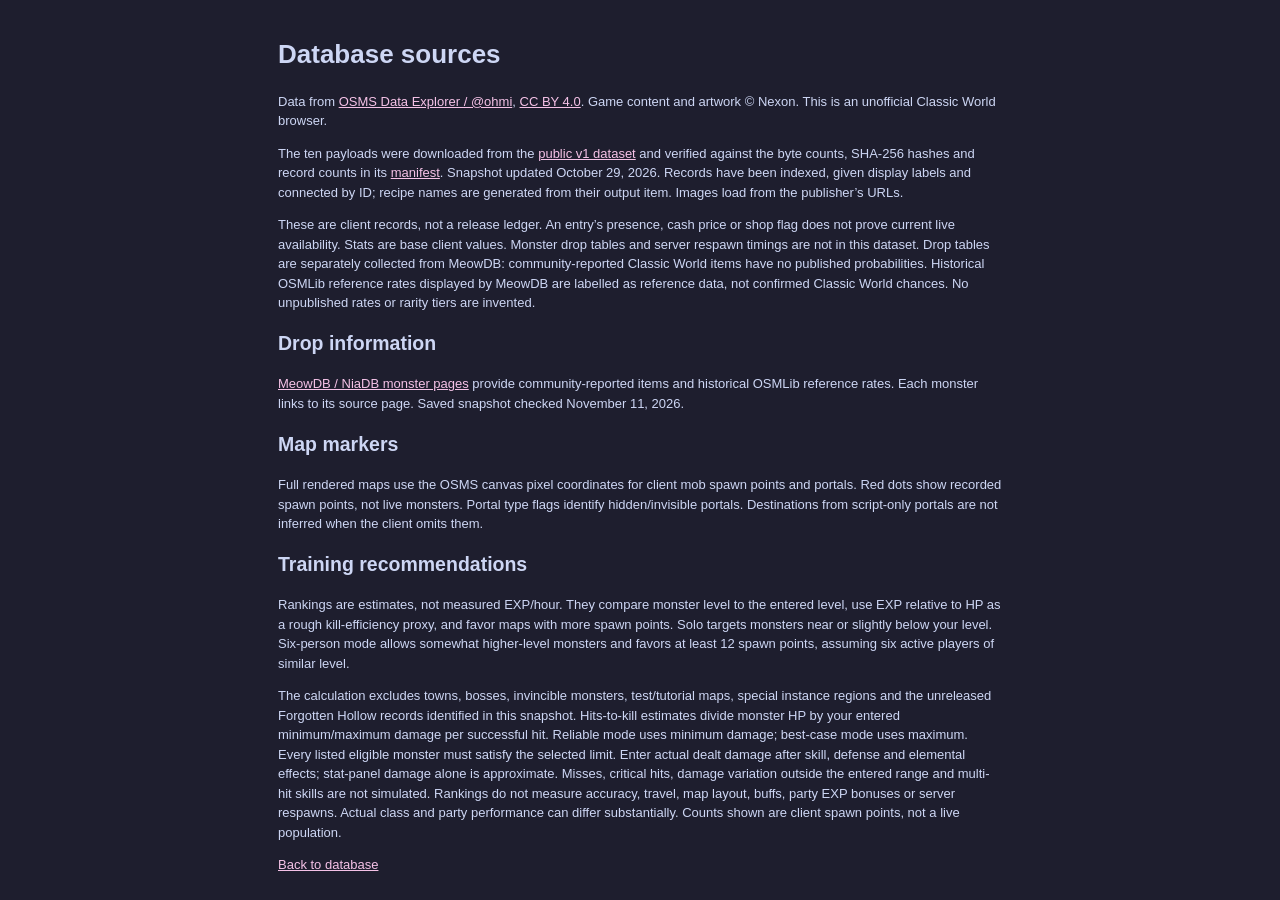
<file: database-sources.html>
<!doctype html><html lang="en"><meta charset="utf-8"><meta name="viewport" content="width=device-width,initial-scale=1"><title>Database sources</title><link rel="stylesheet" href="theme-palette.css?v=20261106-accents1"><link rel="stylesheet" href="translator.css"><script src="theme.js?v=20261106-accents1"></script><main><h1>Database sources</h1><p>Data from <a href="https://osmsdataexplorer.com">OSMS Data Explorer / @ohmi</a>, <a href="https://creativecommons.org/licenses/by/4.0/">CC BY 4.0</a>. Game content and artwork © Nexon. This is an unofficial Classic World browser.</p><p>The ten payloads were downloaded from the <a href="https://osmsdataexplorer.com/data/api/v1/README.md">public v1 dataset</a> and verified against the byte counts, SHA-256 hashes and record counts in its <a href="db-meta.json">manifest</a>. Snapshot updated October 29, 2026. Records have been indexed, given display labels and connected by ID; recipe names are generated from their output item. Images load from the publisher’s URLs.</p><p>These are client records, not a release ledger. An entry’s presence, cash price or shop flag does not prove current live availability. Stats are base client values. Monster drop tables and server respawn timings are not in this dataset. Drop tables are separately collected from MeowDB: community-reported Classic World items have no published probabilities. Historical OSMLib reference rates displayed by MeowDB are labelled as reference data, not confirmed Classic World chances. No unpublished rates or rarity tiers are invented.</p><h2>Drop information</h2><p><a href="https://meowdb.com/msclassic/monsters" target="_blank" rel="noopener">MeowDB / NiaDB monster pages</a> provide community-reported items and historical OSMLib reference rates. Each monster links to its source page. Saved snapshot checked November 11, 2026.</p><h2>Map markers</h2><p>Full rendered maps use the OSMS canvas pixel coordinates for client mob spawn points and portals. Red dots show recorded spawn points, not live monsters. Portal type flags identify hidden/invisible portals. Destinations from script-only portals are not inferred when the client omits them.</p><h2>Training recommendations</h2><p>Rankings are estimates, not measured EXP/hour. They compare monster level to the entered level, use EXP relative to HP as a rough kill-efficiency proxy, and favor maps with more spawn points. Solo targets monsters near or slightly below your level. Six-person mode allows somewhat higher-level monsters and favors at least 12 spawn points, assuming six active players of similar level.</p><p>The calculation excludes towns, bosses, invincible monsters, test/tutorial maps, special instance regions and the unreleased Forgotten Hollow records identified in this snapshot. Hits-to-kill estimates divide monster HP by your entered minimum/maximum damage per successful hit. Reliable mode uses minimum damage; best-case mode uses maximum. Every listed eligible monster must satisfy the selected limit. Enter actual dealt damage after skill, defense and elemental effects; stat-panel damage alone is approximate. Misses, critical hits, damage variation outside the entered range and multi-hit skills are not simulated. Rankings do not measure accuracy, travel, map layout, buffs, party EXP bonuses or server respawns. Actual class and party performance can differ substantially. Counts shown are client spawn points, not a live population.</p><a href="database.html">Back to database</a></main></html>
</file>
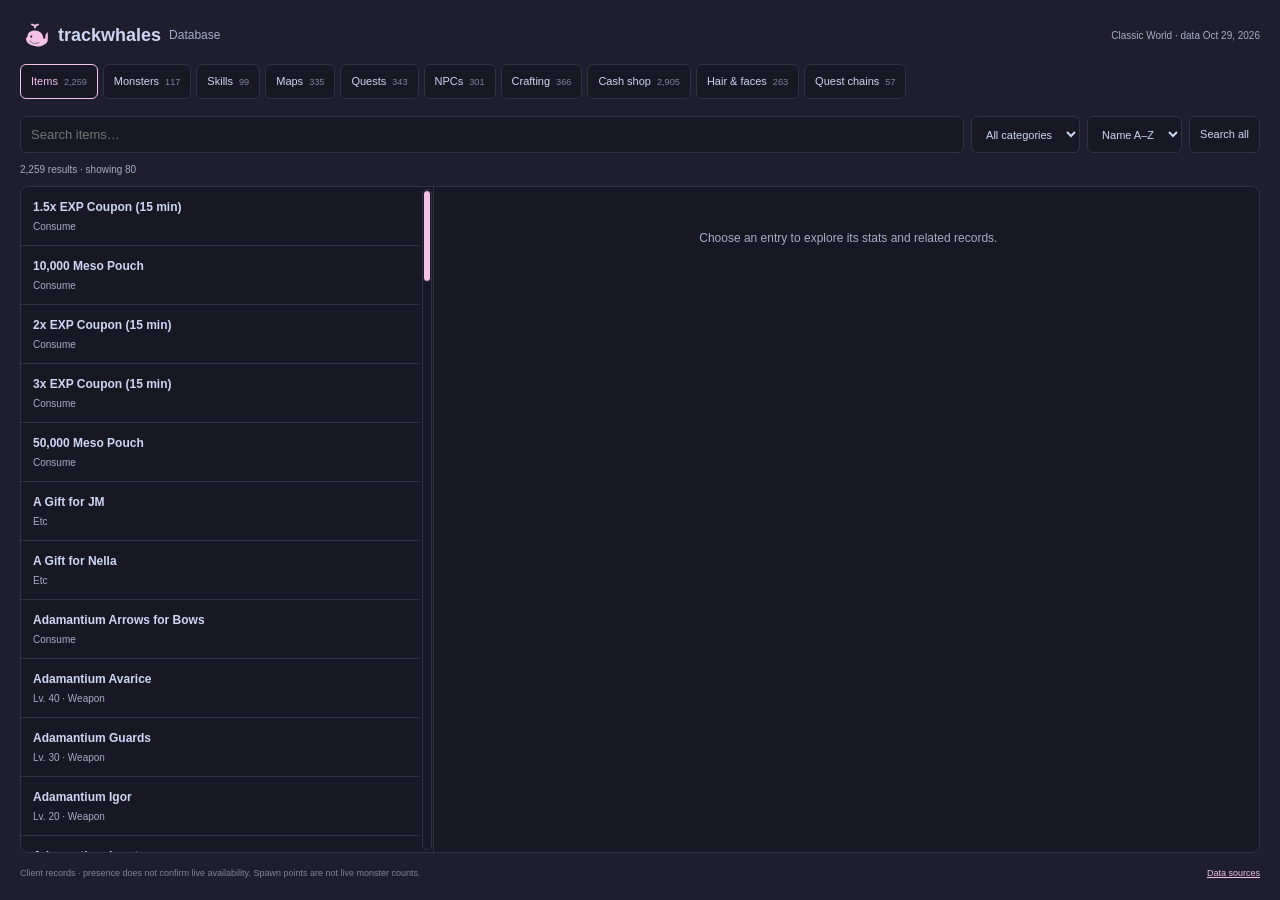
<file: database.html>
<!doctype html><html lang="en"><head><meta charset="utf-8"><meta name="viewport" content="width=device-width,initial-scale=1"><title>trackwhales · Database</title><link rel="icon" href="favicon.svg"><link rel="stylesheet" href="theme-palette.css?v=20261106-accents1"><link rel="stylesheet" href="database.css?v=20261106-scrollbar2"><script src="theme.js?v=20261106-accents1"></script><script src="database-core.js?v=20261111-training1"></script><script defer src="database.js?v=20261112-fit1"></script><script defer src="database-scrollbars.js?v=20261106-1"></script><link rel="stylesheet" href="mob-drops.css?v=20261111-1"><script src="mob-drops.js?v=20261111-1"></script><link rel="stylesheet" href="map-preview.css?v=20261112-fit1"><script src="map-preview.js?v=20261112-fit1"></script></head><body><main>
<header><a href="./" class="brand" target="_blank"><img src="favicon.svg" alt="">trackwhales <span>Database</span></a><span id="snapshot">Loading database…</span></header>
<nav id="categories" aria-label="Database categories"></nav>
<section class="browser"><div class="filters"><input id="search" type="search" placeholder="Search items…" aria-label="Search database"><select id="group" aria-label="Category filter"><option value="">All categories</option></select><select id="sort" aria-label="Sort results"><option value="name">Name A–Z</option><option value="level">Level ↑</option><option value="level-desc">Level ↓</option><option value="id">ID</option></select><button id="searchAll">Search all</button></div><div id="status" role="status">Loading…</div><div class="workspace"><section class="results" aria-label="Search results"><div id="results"></div><button id="more" hidden>Show more</button></section><section id="details" aria-label="Entry details"><div class="empty">Choose an entry to explore its stats and related records.</div></section></div></section>
<footer><span>Client records · presence does not confirm live availability. Spawn points are not live monster counts.</span><a href="database-sources.html" target="_blank" rel="noopener">Data sources</a></footer>
</main></body></html>
</file>
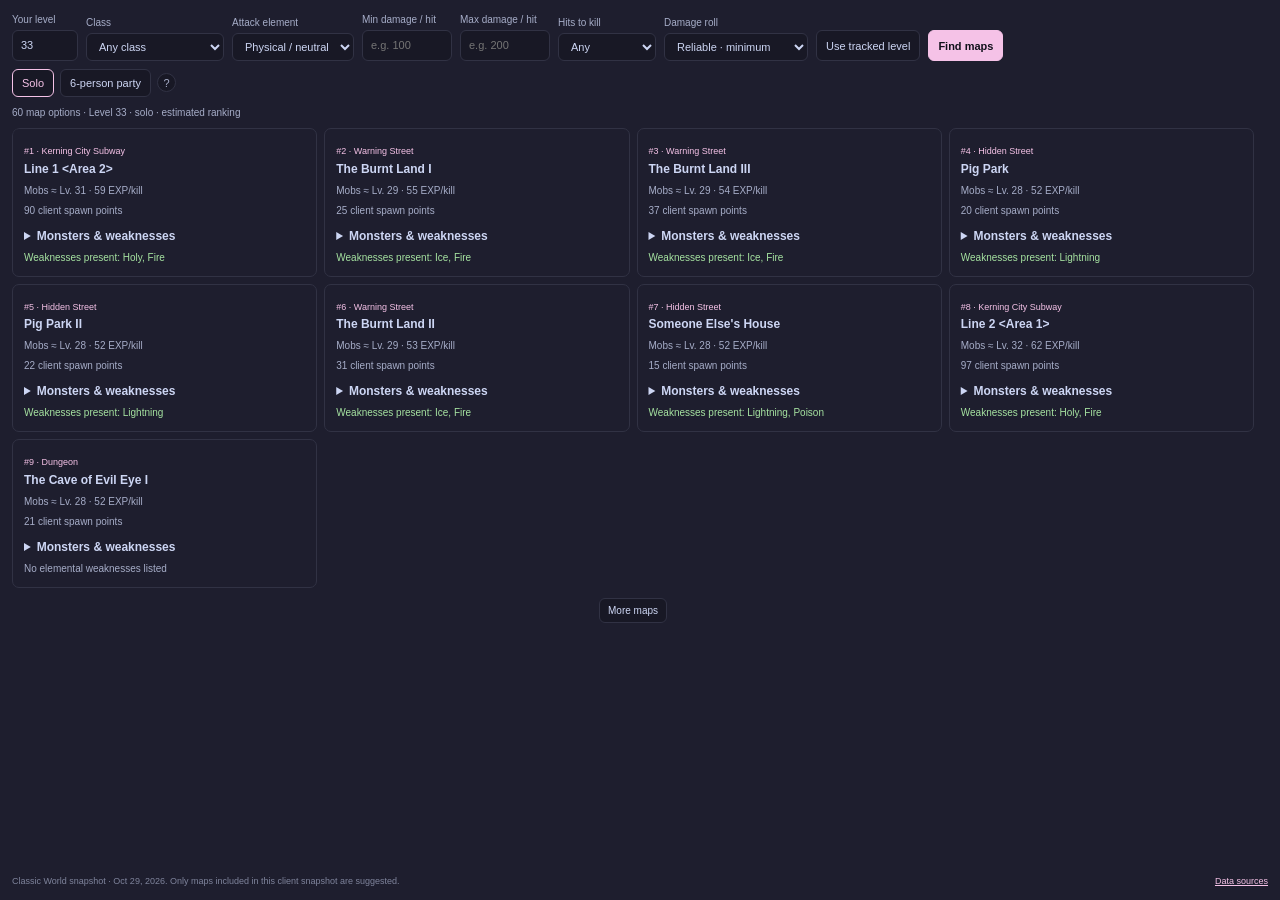
<file: training.html>
<!doctype html><html lang="en"><head><meta charset="utf-8"><meta name="viewport" content="width=device-width,initial-scale=1"><title>trackwhales · Training maps</title><link rel="icon" href="favicon.svg"><link rel="stylesheet" href="theme-palette.css?v=20261106-accents1"><link rel="stylesheet" href="database.css?v=20261106-scrollbar2"><link rel="stylesheet" href="training.css?v=20261111-drops1"><script src="theme.js?v=20261106-accents1"></script><script src="database-core.js?v=20261111-drops1"></script><script defer src="training.js?v=20261111-drops1"></script><script defer src="database-scrollbars.js?v=20261106-1"></script><link rel="stylesheet" href="mob-drops.css?v=20261111-1"><script src="mob-drops.js?v=20261111-1"></script><link rel="stylesheet" href="map-preview.css?v=20261112-fit1"><script src="map-preview.js?v=20261112-fit1"></script></head><body><main><form id="trainingForm"><label>Your level<input id="playerLevel" type="number" min="1" max="200" value="33" required></label><label title="Your class sets a suggested attack element. Pick the spell you actually use; recommendations do not assume your damage or gear.">Class<select id="playerClass"><option value="any">Any class</option><option>Beginner</option><option>Warrior</option><option>Fighter</option><option>Page</option><option>Spearman</option><option>Bowman</option><option>Hunter</option><option>Crossbowman</option><option>Thief</option><option>Assassin</option><option>Bandit</option><option>Magician</option><option value="fire">Fire / Poison Mage</option><option value="ice">Ice / Lightning Mage</option><option value="holy">Cleric / Priest</option></select></label><label>Attack element<select id="attackElement"><option value="">Physical / neutral</option><option>Fire</option><option>Ice</option><option>Lightning</option><option>Holy</option><option>Poison</option></select></label><label title="Enter the damage you actually deal per successful hit after skills, elemental effects and monster defense. The character stat range alone is only an approximation.">Min damage / hit<input id="minDamage" type="number" min="1" step="any" inputmode="decimal" placeholder="e.g. 100"></label><label>Max damage / hit<input id="maxDamage" type="number" min="1" step="any" inputmode="decimal" placeholder="e.g. 200"></label><label>Hits to kill<select id="maxHits"><option value="">Any</option><option value="1">Within 1 hit</option><option value="2">Within 2 hits</option><option value="3">Within 3 hits</option></select></label><label title="Reliable uses minimum damage; best case uses maximum damage. Every listed monster in the map must meet the limit.">Damage roll<select id="hitBasis"><option value="reliable">Reliable · minimum</option><option value="possible">Best case · maximum</option></select></label><button id="useLevel" type="button">Use tracked level</button><button type="submit" class="primary">Find maps</button></form><div class="training-modes" role="group" aria-label="Training group"><button id="solo" aria-pressed="true">Solo</button><button id="party" aria-pressed="false">6-person party</button><button class="help" title="Rankings estimate level fit, EXP relative to HP, client spawn density and your selected attack element. They do not measure damage, accuracy, buffs, travel, respawns or EXP/hour. Six-player mode assumes similar levels. Class sets an initial element; select the attack you actually use." aria-label="How map suggestions work">?</button></div><p id="trainingStatus" role="status">Loading map records…</p><section id="training" aria-label="Training suggestions"><div id="recommendations"></div><button id="moreMaps" hidden>More maps</button></section><footer><span>Classic World snapshot · Oct 29, 2026. Only maps included in this client snapshot are suggested.</span><a href="database-sources.html" target="_blank" rel="noopener">Data sources</a></footer></main></body></html>
</file>
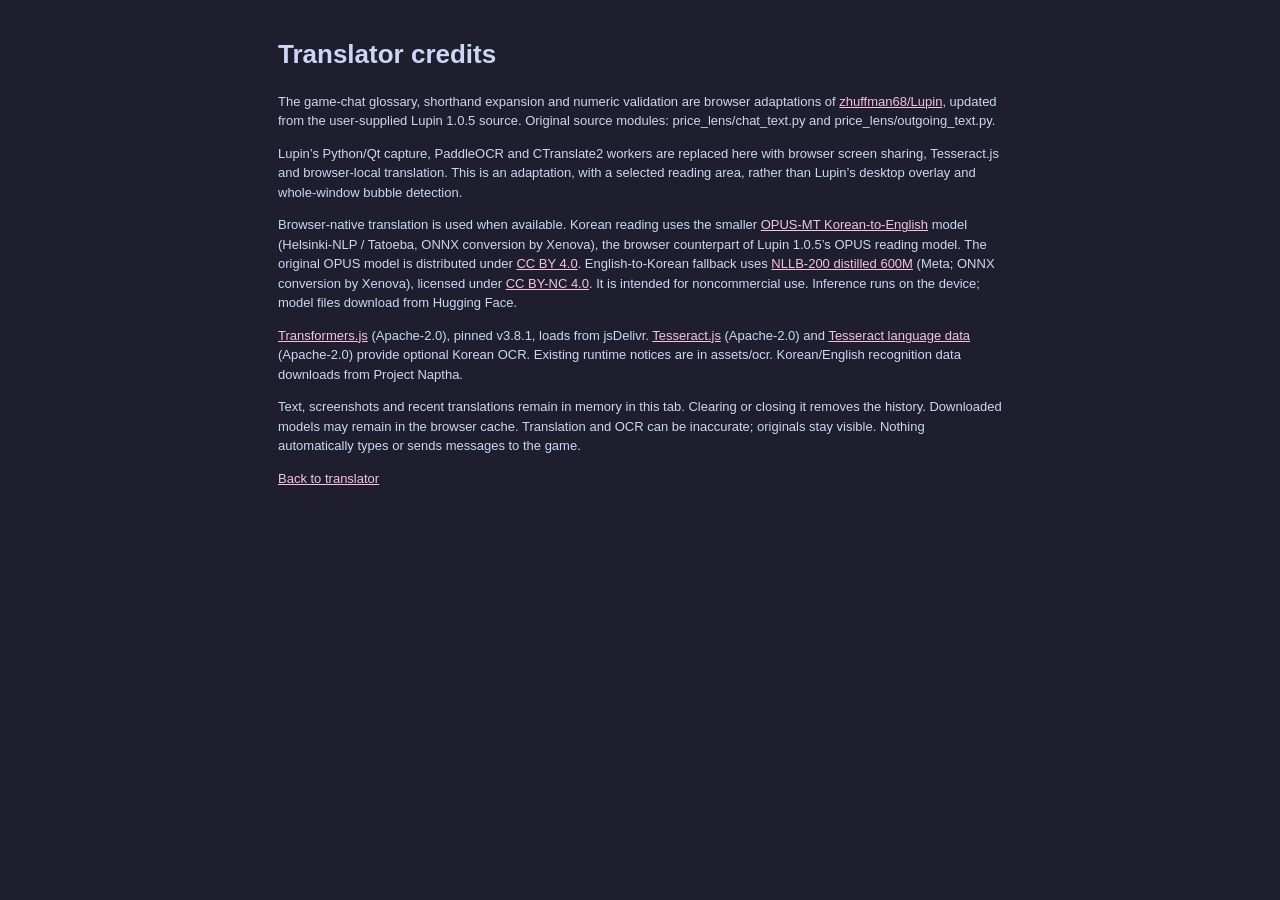
<file: translator-credits.html>
<!doctype html><html lang="en"><meta charset="utf-8"><meta name="viewport" content="width=device-width,initial-scale=1"><title>Translator credits</title><link rel="stylesheet" href="theme-palette.css?v=20261106-accents1"><link rel="stylesheet" href="translator.css"><script src="theme.js?v=20261106-accents1"></script><main><h1>Translator credits</h1><p>The game-chat glossary, shorthand expansion and numeric validation are browser adaptations of <a href="https://github.com/zhuffman68/lupin">zhuffman68/Lupin</a>, updated from the user-supplied Lupin 1.0.5 source. Original source modules: price_lens/chat_text.py and price_lens/outgoing_text.py.</p><p>Lupin’s Python/Qt capture, PaddleOCR and CTranslate2 workers are replaced here with browser screen sharing, Tesseract.js and browser-local translation. This is an adaptation, with a selected reading area, rather than Lupin’s desktop overlay and whole-window bubble detection.</p><p>Browser-native translation is used when available. Korean reading uses the smaller <a href="https://huggingface.co/Xenova/opus-mt-ko-en">OPUS-MT Korean-to-English</a> model (Helsinki-NLP / Tatoeba, ONNX conversion by Xenova), the browser counterpart of Lupin 1.0.5’s OPUS reading model. The original OPUS model is distributed under <a href="https://creativecommons.org/licenses/by/4.0/">CC BY 4.0</a>. English-to-Korean fallback uses <a href="https://huggingface.co/Xenova/nllb-200-distilled-600M">NLLB-200 distilled 600M</a> (Meta; ONNX conversion by Xenova), licensed under <a href="https://creativecommons.org/licenses/by-nc/4.0/">CC BY-NC 4.0</a>. It is intended for noncommercial use. Inference runs on the device; model files download from Hugging Face.</p><p><a href="https://github.com/huggingface/transformers.js">Transformers.js</a> (Apache-2.0), pinned v3.8.1, loads from jsDelivr. <a href="https://github.com/naptha/tesseract.js">Tesseract.js</a> (Apache-2.0) and <a href="https://github.com/tesseract-ocr/tessdata">Tesseract language data</a> (Apache-2.0) provide optional Korean OCR. Existing runtime notices are in assets/ocr. Korean/English recognition data downloads from Project Naptha.</p><p>Text, screenshots and recent translations remain in memory in this tab. Clearing or closing it removes the history. Downloaded models may remain in the browser cache. Translation and OCR can be inaccurate; originals stay visible. Nothing automatically types or sends messages to the game.</p><a href="translator.html">Back to translator</a></main></html>
</file>
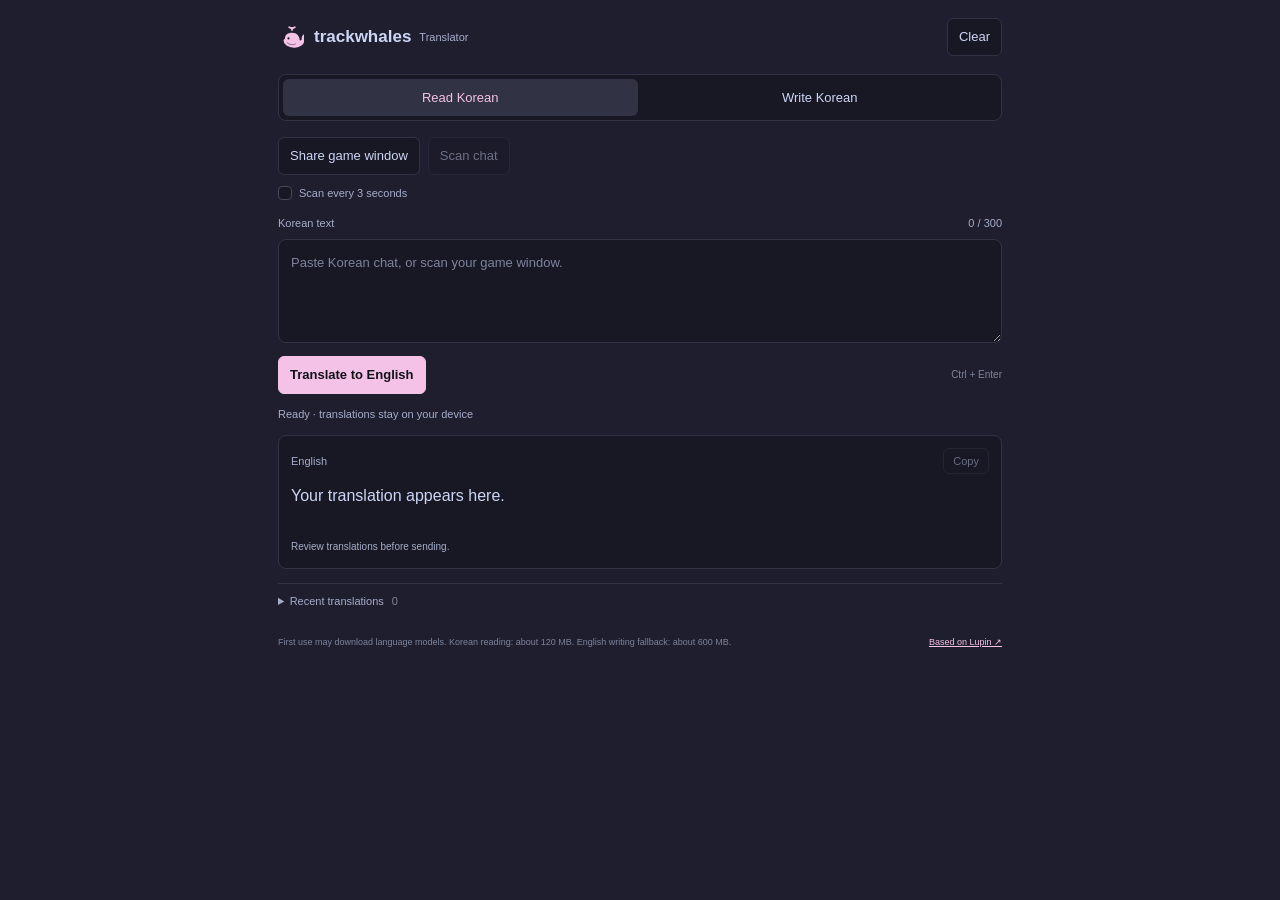
<file: translator.html>
<!doctype html><html lang="en"><head><meta charset="utf-8"><meta name="viewport" content="width=device-width,initial-scale=1"><title>trackwhales · Translator</title><link rel="icon" href="favicon.svg"><link rel="stylesheet" href="theme-palette.css?v=20261106-accents1"><link rel="stylesheet" href="translator.css"><script src="theme.js?v=20261106-accents1"></script><script src="translator-data.js?v=20261111-1"></script><script src="translator-core.js?v=20261111-1"></script><script src="assets/ocr/tesseract.min.js"></script><script defer src="translator.js?v=20261111-1"></script></head><body>
<main><header><a class="brand" href="./" target="_blank"><img src="favicon.svg" alt="">trackwhales <span>Translator</span></a><button id="clear" title="Clear text and recent translations">Clear</button></header>
<nav aria-label="Translation mode"><button id="readTab" aria-pressed="true">Read Korean</button><button id="writeTab" aria-pressed="false">Write Korean</button></nav>
<section id="captureTools"><div class="capture-controls"><button id="share">Share game window</button><button id="scan" disabled>Scan chat</button><button id="stop" hidden>Stop sharing</button></div><label class="auto"><input id="auto" type="checkbox" disabled> Scan every 3 seconds</label><details id="capturePreview" hidden><summary>Reading area <span id="areaHint">· drag over game chat</span></summary><div class="preview"><video id="video" muted autoplay playsinline></video><canvas id="selection"></canvas></div><button id="resetArea">Use full window</button></details></section>
<section class="editor"><div class="label-row"><label id="inputLabel" for="input">Korean text</label><span id="count">0 / 300</span></div><textarea id="input" maxlength="300" placeholder="Paste Korean chat, or scan your game window." spellcheck="false"></textarea><div class="actions"><button class="primary" id="translate">Translate to English</button><span>Ctrl + Enter</span></div></section>
<p id="status" role="status" aria-live="polite">Ready · translations stay on your device</p>
<section class="result"><div class="label-row"><h1 id="outputLabel">English</h1><button id="copy" disabled>Copy</button></div><p id="output" dir="auto">Your translation appears here.</p><small id="note">Review translations before sending.</small></section>
<details class="history"><summary>Recent translations <span id="historyCount">0</span></summary><div id="history"></div></details>
<footer><span>First use may download language models. Korean reading: about 120 MB. English writing fallback: about 600 MB.</span><a href="translator-credits.html" target="_blank" rel="noopener">Based on Lupin ↗</a></footer>
</main></body></html>
</file>
<file: theme-palette.css>
:root,:root[data-catppuccin="mocha"]{--bg:#1e1e2e!important;--panel:#181825!important;--crust:#11111b!important;--surface0:#313244!important;--surface1:#45475a!important;--surface2:#585b70!important;--overlay0:#6c7086!important;--overlay1:#7f849c!important;--overlay2:#9399b2!important;--muted:#a6adc8!important;--text:#cdd6f4!important;--pink:#f5c2e7!important;--mauve:#cba6f7!important;--green:#a6e3a1!important;--yellow:#f9e2af!important;--red:#f38ba8!important;--blue:#89b4fa!important;--panel2:var(--bg)!important;--line:var(--surface0)!important;--lime:var(--pink)!important;--purple:var(--mauve)!important;--good:var(--green)!important;color-scheme:dark!important;}
:root[data-catppuccin="macchiato"]{--bg:#24273a!important;--panel:#1e2030!important;--crust:#181926!important;--surface0:#363a4f!important;--surface1:#494d64!important;--surface2:#5b6078!important;--overlay0:#6e738d!important;--overlay1:#8087a2!important;--overlay2:#939ab7!important;--muted:#a5adcb!important;--text:#cad3f5!important;--pink:#f5bde6!important;--mauve:#c6a0f6!important;--green:#a6da95!important;--yellow:#eed49f!important;--red:#ed8796!important;--blue:#8aadf4!important;--panel2:var(--bg)!important;--line:var(--surface0)!important;--lime:var(--pink)!important;--purple:var(--mauve)!important;--good:var(--green)!important;color-scheme:dark!important;}
:root[data-catppuccin="frappe"]{--bg:#303446!important;--panel:#292c3c!important;--crust:#232634!important;--surface0:#414559!important;--surface1:#51576d!important;--surface2:#626880!important;--overlay0:#737994!important;--overlay1:#838ba7!important;--overlay2:#949cbb!important;--muted:#a5adce!important;--text:#c6d0f5!important;--pink:#f4b8e4!important;--mauve:#ca9ee6!important;--green:#a6d189!important;--yellow:#e5c890!important;--red:#e78284!important;--blue:#8caaee!important;--panel2:var(--bg)!important;--line:var(--surface0)!important;--lime:var(--pink)!important;--purple:var(--mauve)!important;--good:var(--green)!important;color-scheme:dark!important;}
:root[data-catppuccin="latte"]{--bg:#eff1f5!important;--panel:#e6e9ef!important;--crust:#dce0e8!important;--surface0:#ccd0da!important;--surface1:#bcc0cc!important;--surface2:#acb0be!important;--overlay0:#9ca0b0!important;--overlay1:#8c8fa1!important;--overlay2:#7c7f93!important;--muted:#6c6f85!important;--text:#4c4f69!important;--pink:#ea76cb!important;--mauve:#8839ef!important;--green:#40a02b!important;--yellow:#df8e1d!important;--red:#d20f39!important;--blue:#1e66f5!important;--panel2:var(--bg)!important;--line:var(--surface0)!important;--lime:var(--pink)!important;--purple:var(--mauve)!important;--good:var(--green)!important;color-scheme:light!important;}

.theme-picker{display:inline-flex;align-items:center;justify-content:center;flex:0 0 auto;padding:5px 8px;min-height:28px;background:var(--panel);border:1px solid var(--line);border-radius:5px;color:var(--pink);cursor:pointer}.theme-picker:hover{background:var(--surface0);border-color:var(--pink)}.theme-picker svg{width:15px;height:15px}.theme-menu{position:fixed;z-index:12000;width:174px;padding:7px;background:var(--panel);border:1px solid var(--surface1);border-radius:8px;box-shadow:0 8px 28px color-mix(in srgb,var(--crust) 65%,transparent);color:var(--text)}.theme-menu[hidden]{display:none!important}.theme-menu>p{margin:4px 7px 8px;font:500 10px Inter,'Segoe UI',sans-serif;color:var(--muted)}.theme-choice{display:flex;width:100%;align-items:center;gap:8px;padding:8px;border:0;border-radius:5px;background:transparent;color:var(--text);font:12px Inter,'Segoe UI',sans-serif;cursor:pointer;text-align:left}.theme-choice:hover,.theme-choice[aria-pressed="true"]{background:var(--surface0)}.theme-choice i{width:12px;height:12px;border-radius:50%;background:var(--swatch);border:1px solid var(--surface1)}.theme-choice span{margin-left:auto;color:var(--pink)}html,body{background:var(--bg);color:var(--text)}input,select,textarea{color-scheme:inherit}.stream-chart svg text{fill:var(--muted)}#cardGraph{stroke:var(--pink)}#cardGraphDot{fill:var(--pink);stroke:var(--panel)}.stream-chart svg stop,.chart stop{stop-color:var(--pink)}.chart .line{stroke:var(--pink)}.chart .dot{fill:var(--pink);stroke:var(--panel)}

#themeMenu{width:214px;max-height:calc(100dvh - 16px);overflow:auto}.accent-heading{padding-top:10px!important;border-top:1px solid var(--surface0);margin-top:8px!important}.accent-grid{display:grid;grid-template-columns:repeat(7,1fr);gap:7px;padding:3px 7px 7px}.accent-choice{height:20px;width:20px;border-radius:50%;padding:0;border:2px solid transparent;background:var(--swatch);cursor:pointer}.accent-choice[aria-pressed=true]{outline:2px solid var(--text);outline-offset:2px}.accent-choice:hover{transform:scale(1.12)}button.primary{color:var(--accent-ink,var(--crust))!important}input:checked:after{color:var(--accent-ink,var(--crust))}
</file>
<file: translator.css>
*{box-sizing:border-box}body{margin:0;font:13px/1.5 Inter,'Segoe UI',sans-serif;background:var(--bg);color:var(--text)}main{max-width:760px;margin:auto;padding:18px}button,textarea,input{font:inherit}button{border:1px solid var(--surface0);background:var(--panel);color:var(--text);padding:8px 11px;border-radius:6px;cursor:pointer;white-space:nowrap}button:hover:not(:disabled){border-color:var(--pink);color:var(--pink)}button:disabled{opacity:.45;cursor:default}button:focus-visible,a:focus-visible,summary:focus-visible{outline:2px solid var(--pink);outline-offset:3px}[hidden]{display:none!important}header,.brand,.label-row,.actions,.capture-controls{display:flex;align-items:center;gap:8px}header,.label-row{justify-content:space-between}header{margin-bottom:18px}.brand{font-size:17px;font-weight:700;color:var(--text);text-decoration:none}.brand img{width:28px;height:28px}.brand span{font-size:11px;color:var(--muted);font-weight:400}nav{display:grid;grid-template-columns:1fr 1fr;gap:5px;background:var(--panel);padding:4px;border:1px solid var(--surface0);border-radius:8px;margin-bottom:16px}nav button{border-color:transparent;background:transparent}nav button[aria-pressed=true]{background:var(--surface0);color:var(--pink)}.capture-controls{flex-wrap:wrap}.auto{display:flex;gap:7px;align-items:center;margin:10px 0;color:var(--muted);font-size:11px}input[type=checkbox]{appearance:none;width:14px;height:14px;margin:0;border:1px solid var(--surface1);border-radius:4px;background:var(--panel);display:grid;place-items:center}input:checked{background:var(--pink);border-color:var(--pink)}input:checked:after{content:'✓';color:var(--crust);font-size:11px;font-weight:800}.editor{margin-top:14px}.label-row{font-size:11px;color:var(--muted);margin-bottom:7px}.label-row h1{font-size:11px;font-weight:500;margin:0}textarea{resize:vertical;width:100%;min-height:104px;max-height:45vh;border:1px solid var(--surface0);border-radius:8px;padding:12px;background:var(--panel);color:var(--text);outline:none;line-height:1.65}textarea:focus{border-color:var(--pink)}textarea::placeholder{color:var(--overlay1)}.actions{justify-content:space-between;margin-top:8px}.actions span{font-size:10px;color:var(--overlay1)}button.primary{background:var(--pink);color:var(--crust);border-color:var(--pink);font-weight:600}button.primary:hover:not(:disabled){color:var(--crust);filter:brightness(1.05)}#status{font-size:11px;color:var(--muted);min-height:17px;margin:12px 0;overflow-wrap:anywhere}#status[data-error=true]{color:var(--red)}.result{background:var(--panel);border:1px solid var(--surface0);border-radius:8px;padding:12px}.result button{padding:4px 9px;font-size:11px}#output{white-space:pre-wrap;overflow-wrap:anywhere;min-height:42px;font-size:16px;margin:10px 0}#note{font-size:10px;color:var(--muted)}summary{cursor:pointer;font-size:11px;color:var(--muted);padding:9px 0}details{margin-top:8px}.history{margin-top:14px;border-top:1px solid var(--surface0)}summary span{color:var(--overlay1);margin-left:5px}.history article{border-top:1px solid var(--surface0);padding:10px 0}.history p{margin:4px 0;white-space:pre-wrap;overflow-wrap:anywhere}.history small{color:var(--muted)}footer{display:flex;justify-content:space-between;gap:12px;flex-wrap:wrap;font-size:9px;color:var(--overlay1);margin-top:18px}a{color:var(--pink)}.preview{position:relative;line-height:0;background:var(--crust);border-radius:6px;overflow:hidden}.preview video{width:100%;display:block;height:auto;object-fit:contain}.preview canvas{position:absolute;inset:0;width:100%;height:100%;touch-action:none;cursor:crosshair}#resetArea{font-size:10px;padding:5px 8px;margin-top:7px}html{scrollbar-width:thin;scrollbar-color:var(--pink) var(--panel)}::-webkit-scrollbar{width:8px}::-webkit-scrollbar-thumb{background:var(--pink);border:2px solid var(--panel);border-radius:8px}::-webkit-scrollbar-track{background:var(--panel)}@media(max-width:420px){main{padding:12px}.brand span{display:none}.actions span{font-size:9px}}
</file>
<file: database.css>
*{box-sizing:border-box}body{margin:0;font:13px/1.5 Inter,'Segoe UI',sans-serif;background:var(--bg);color:var(--text)}main{max-width:1440px;margin:auto;padding:20px;height:100dvh;display:flex;flex-direction:column;gap:14px}button,input,select{font:inherit}button,input,select{border:1px solid var(--surface0);background:var(--panel);color:var(--text);border-radius:6px;padding:8px 10px}button{cursor:pointer}button:hover,button[aria-pressed=true]{color:var(--pink);border-color:var(--pink)}button:disabled{opacity:.5;cursor:default}button:focus-visible,input:focus-visible,select:focus-visible,a:focus-visible{outline:2px solid var(--pink);outline-offset:2px}button.primary{background:var(--pink);color:var(--crust);border-color:var(--pink);font-weight:600}input{min-width:0}a{color:var(--pink)}[hidden]{display:none!important}header,.brand{display:flex;align-items:center;gap:8px}header{justify-content:space-between;flex:none}.brand{color:var(--text);text-decoration:none;font-weight:700;font-size:18px}.brand img{width:30px;height:30px}.brand span{font-size:12px;font-weight:400;color:var(--muted)}#snapshot{color:var(--muted);font-size:10px}nav{display:flex;gap:5px;overflow-x:auto;flex:none;padding-bottom:3px}nav button{white-space:nowrap;font-size:11px}nav small{color:var(--overlay1);margin-left:6px}.browser{min-height:220px;flex:1;display:flex;flex-direction:column}.filters{display:flex;gap:7px;flex:none}.filters input{flex:1}.filters select{max-width:200px;font-size:11px}.filters button{font-size:11px}#status{font-size:10px;color:var(--muted);padding:9px 0;flex:none}.workspace{display:grid;grid-template-columns:minmax(240px,.8fr) minmax(0,1.6fr);min-height:0;flex:1;border:1px solid var(--surface0);border-radius:8px;overflow:hidden;background:var(--panel)}.results{overflow:auto;min-height:0;border-right:1px solid var(--surface0)}.result{display:flex;align-items:center;gap:12px;border:0;border-bottom:1px solid var(--surface0);border-radius:0;width:100%;text-align:left;padding:11px 12px;background:transparent}.result:hover,.result[aria-current=true]{background:var(--bg)}.result img{width:36px;height:36px;object-fit:contain;image-rendering:pixelated}.result .thumb{width:36px;flex:none;text-align:center;color:var(--overlay0);font-size:18px}.result strong{display:block;font-size:12px;font-weight:600}.result small{display:block;font-size:10px;color:var(--muted);margin-top:3px}.result .type{margin-left:auto;font-size:9px;color:var(--overlay1)}#more{display:block;margin:12px auto}#details{padding:18px;overflow:auto;min-height:0;overflow-wrap:anywhere}.empty{color:var(--muted);font-size:12px;padding:24px;text-align:center}.entry-head{display:flex;align-items:center;gap:14px;margin-bottom:16px}.entry-head img{max-width:90px;max-height:100px;object-fit:contain;image-rendering:pixelated}.entry-head h1{font-size:23px;line-height:1.25;margin:0 0 5px}.entry-head small{color:var(--muted)}h2{font-size:12px;margin:20px 0 10px}h3{font-size:11px;margin:14px 0 7px}.description{white-space:pre-wrap;color:var(--text);line-height:1.7;font-size:12px}.facts{display:grid;grid-template-columns:repeat(auto-fit,minmax(130px,1fr));gap:7px}.fact{padding:9px 10px;border:1px solid var(--surface0);border-radius:6px;background:var(--bg)}.fact small{font-size:10px;color:var(--muted);display:block}.fact b{display:block;font-size:12px;font-weight:500;margin-top:3px}.relations{display:flex;flex-wrap:wrap;gap:5px}.relations button{font-size:11px;padding:6px 8px}.map-preview{display:block;max-width:100%;max-height:220px;object-fit:contain;margin:10px auto;background:var(--crust);border-radius:6px;image-rendering:pixelated}.render-link{font-size:11px}.rank-control{display:flex;align-items:center;gap:10px;margin:12px 0}.rank-control input{flex:1;accent-color:var(--pink)}table{width:100%;border-collapse:collapse;font-size:11px;margin-top:8px}td,th{text-align:left;padding:7px;border-bottom:1px solid var(--surface0)}td:first-child{color:var(--muted)}.back{font-size:11px;padding:5px 8px;margin-bottom:14px}details{margin-top:12px}summary{cursor:pointer;font-size:11px;color:var(--muted)}pre{white-space:pre-wrap;overflow-wrap:anywhere;font-size:10px;color:var(--muted)}footer{display:flex;justify-content:space-between;gap:12px;font-size:9px;color:var(--overlay1);flex:none}#training{border:1px solid var(--surface0);background:var(--panel);border-radius:8px;padding:13px;max-height:45vh;overflow:auto;flex:none}.training-head{display:flex;gap:16px;justify-content:space-between;align-items:center}.training-head h1{font-size:16px;margin:0}.training-head p{font-size:11px;color:var(--muted);margin:4px 0}#trainingForm{display:flex;gap:6px;align-items:end}#trainingForm label{font-size:10px;color:var(--muted)}#playerLevel{display:block;width:75px;padding:6px;margin-top:3px}#trainingForm button{font-size:11px;padding:7px 9px}.training-modes{display:flex;gap:6px;align-items:center;margin-top:10px}.training-modes button{font-size:11px;padding:5px 9px}.training-modes .help{border-radius:50%;width:19px;height:19px;padding:0;color:var(--muted)}#trainingStatus{font-size:10px;color:var(--muted);margin:9px 0}#recommendations{display:grid;grid-template-columns:repeat(3,minmax(0,1fr));gap:7px}.recommendation{padding:10px;background:var(--bg);text-align:left;white-space:normal}.recommendation strong{display:block;font-size:12px}.recommendation small{display:block;font-size:10px;color:var(--muted);margin-top:5px}.recommendation .tag{font-size:9px;color:var(--pink)}.error{color:var(--red)!important}html,*{scrollbar-width:thin;scrollbar-color:var(--pink) var(--panel)}::-webkit-scrollbar{width:8px;height:8px}::-webkit-scrollbar-track{background:var(--panel)}::-webkit-scrollbar-thumb{background:var(--pink);border:2px solid var(--panel);border-radius:8px}@media(max-width:800px){main{height:auto;min-height:100dvh;padding:12px}.workspace{grid-template-columns:1fr}.results{max-height:330px;border-right:0;border-bottom:1px solid var(--surface0)}#details{min-height:250px;overflow:visible}.filters{flex-wrap:wrap}.filters input{flex-basis:100%}.filters select{flex:1;max-width:none}.training-head{align-items:stretch;flex-direction:column;gap:7px}#recommendations{grid-template-columns:repeat(2,minmax(0,1fr))}#training{max-height:none}footer{flex-wrap:wrap}#snapshot{max-width:150px;text-align:right}.entry-head h1{font-size:20px}}

#moreMaps{font-size:10px;padding:4px 8px;margin-top:8px}

.embedded-database header{display:none}.embedded-database main{padding:12px;gap:10px}

/* Chromium's standard scrollbar properties override WebKit pseudo-elements. */
@supports selector(::-webkit-scrollbar){
 html,body,*{scrollbar-color:auto!important;scrollbar-width:auto!important}
 ::-webkit-scrollbar{width:10px!important;height:10px!important}
 ::-webkit-scrollbar-track{background:var(--panel)!important}
 ::-webkit-scrollbar-thumb{background:var(--pink)!important;border:2px solid var(--panel)!important;border-radius:10px!important}
 ::-webkit-scrollbar-thumb:hover{background:var(--pink)!important;border-color:var(--surface0)!important}
 ::-webkit-scrollbar-corner{background:var(--panel)!important}
}

/* Real scrollbar elements: keep native scrolling but replace its appearance. */
[data-db-scrollbar]{scrollbar-width:none!important}
[data-db-scrollbar]::-webkit-scrollbar{display:none!important;width:0!important;height:0!important}
.results,#details,#training{padding-right:14px}
.db-scrollbar{position:fixed;z-index:100;background:var(--panel);border:1px solid var(--surface0);border-radius:8px;touch-action:none;user-select:none;cursor:pointer}
.db-scrollbar.vertical{width:10px}.db-scrollbar.horizontal{height:10px}
.db-scroll-thumb{position:absolute;border:1px solid var(--panel);border-radius:8px;background:var(--pink);min-width:6px;min-height:6px}
.vertical .db-scroll-thumb{left:0;width:8px}.horizontal .db-scroll-thumb{top:0;height:8px}
.db-scrollbar:focus-visible{outline:2px solid var(--pink);outline-offset:2px}.db-scrollbar:hover .db-scroll-thumb{filter:brightness(1.1)}
</file>
<file: mob-drops.css>
.mob-drops{font-size:11px;min-width:0}.mob-drops h3{font-size:11px;margin:10px 0 6px}.mob-drop-table{border-collapse:collapse;width:100%;font-size:10px}.mob-drop-table th,.mob-drop-table td{padding:5px 4px;border-bottom:1px solid var(--surface0);text-align:left;vertical-align:top}.mob-drop-table th{color:var(--muted);font-weight:500}.mob-drop-table td:last-child{white-space:nowrap;text-align:right}.mob-drop-table th:last-child{text-align:right}.mob-drop-table small,.drop-note{display:block;font-size:9px;color:var(--muted);line-height:1.5}.drop-item-link{border:0;background:transparent;padding:0;color:var(--pink);font:inherit;text-align:left}.mob-drops a{font-size:10px}.mob-drop-table small{margin:1px 0}.mob-drops .drop-note{margin:7px 0}.mob-drops h3{color:var(--pink)}
</file>
<file: map-preview.css>
.tw-map-preview{margin:10px 0;min-width:0}.tw-map-controls{display:flex;flex-wrap:wrap;align-items:center;gap:8px;margin-bottom:6px;font-size:10px}.tw-map-controls label{display:inline-flex;align-items:center;gap:4px;color:var(--muted);white-space:nowrap}.tw-map-controls input{width:12px;height:12px;accent-color:var(--pink);margin:0}.tw-map-controls button,.tw-map-controls a{font:inherit;padding:4px 6px;border:1px solid var(--surface0);border-radius:4px;background:var(--panel);color:var(--text);text-decoration:none}.tw-map-controls button:hover,.tw-map-controls a:hover{border-color:var(--pink);color:var(--pink)}.tw-map-viewport{max-height:350px;overflow:auto;border:1px solid var(--surface0);border-radius:6px;background:var(--crust,var(--bg))}.tw-map-stage{position:relative;width:100%;min-width:0}.tw-map-stage>img{display:block;width:100%;height:auto;max-width:none;max-height:none!important;object-fit:fill;border-radius:0}.tw-map-zoomed .tw-map-stage{width:900px;min-width:100%}.tw-map-zoomed .tw-map-viewport{max-height:440px}.tw-map-marker{position:absolute!important;transform:translate(-50%,-50%);box-sizing:border-box;padding:0!important;margin:0!important;min-width:0!important;min-height:0!important;z-index:2;cursor:help}.tw-map-mob{display:block;width:5px;height:5px;border-radius:50%;background:var(--red,#f38ba8);border:1px solid var(--crust,#11111b);pointer-events:auto}.tw-map-portal{display:block;width:15px;height:17px;border:2px solid var(--blue,#89b4fa)!important;border-radius:50%;background:color-mix(in srgb,var(--blue,#89b4fa) 18%,transparent)!important;z-index:3}.tw-map-hidden{border-style:dashed!important;border-color:var(--pink)!important;background:color-mix(in srgb,var(--pink) 18%,transparent)!important}.tw-map-portal:focus-visible,.tw-map-portal:hover{outline:2px solid var(--text);outline-offset:2px;z-index:4}.tw-map-note{display:block;color:var(--muted);font-size:9px;line-height:1.5;margin-top:5px}.tw-map-tooltip{position:fixed;z-index:20001;max-width:min(300px,calc(100vw - 16px));padding:7px 9px;border:1px solid var(--pink);border-radius:6px;background:var(--mantle,var(--panel));color:var(--text);font:11px/1.5 Inter,'Segoe UI',sans-serif;box-sizing:border-box;pointer-events:none;overflow-wrap:anywhere}.tw-map-tooltip[hidden]{display:none}.tw-map-portals{margin-top:6px;font-size:10px}.tw-map-portals summary{cursor:pointer;color:var(--muted)}.tw-map-portals>small{display:block;margin:5px 0;line-height:1.5}.tw-map-portals>button{display:block;text-align:left;font:inherit;line-height:1.5;width:100%;margin-top:5px;padding:5px 7px;border:1px solid var(--surface0);border-radius:4px;background:var(--panel);color:var(--text)}

.tw-map-preview{width:100%;max-width:100%;overflow:hidden}.tw-map-viewport{width:100%;min-width:0;max-width:100%;overscroll-behavior:contain}.tw-map-stage{margin-inline:auto;flex:none}.tw-map-stage>img{width:100%;height:100%;object-fit:contain}.tw-map-controls,.tw-map-portals{min-width:0;max-width:100%;overflow-wrap:anywhere}#details{min-width:0}.tw-map-zoomed .tw-map-stage{margin-inline:0}
</file>
<file: training.css>
main{padding:12px;gap:8px;height:100dvh}#trainingForm{display:flex;flex-wrap:wrap;gap:8px;align-items:end}#trainingForm label{display:flex;flex-direction:column;gap:3px;font-size:10px;color:var(--muted)}#trainingForm input,#trainingForm select{font-size:11px;padding:6px 8px}#playerLevel{margin:0;width:66px}#trainingForm button{height:31px}.training-modes{margin:0}#trainingStatus{margin:0}#training{flex:1;min-height:100px;max-height:none;border:0;padding:0 14px 0 0;background:none;overflow:auto}#recommendations{grid-template-columns:repeat(auto-fit,minmax(245px,1fr));align-items:start}.recommendation{border:1px solid var(--surface0);border-radius:7px;padding:11px}.recommendation summary{color:var(--text);font-size:12px;font-weight:600}.recommendation details{margin-top:9px}.recommendation .map-preview{max-height:125px}.mob-row{display:flex;gap:8px;border-top:1px solid var(--surface0);padding:8px 0;align-items:start}.mob-row img{width:28px;height:32px;object-fit:contain;image-rendering:pixelated}.mob-row strong{font-size:11px}.weakness{color:var(--green)!important}.resistance{color:var(--red)!important}.recommendation small{line-height:1.5}.training-note{font-size:10px;color:var(--muted)}#moreMaps{margin:10px auto;display:block}footer{font-size:9px}@media(max-width:600px){main{height:100dvh;min-height:0}#recommendations{grid-template-columns:1fr}#trainingForm{gap:6px}#trainingForm label{flex:1}#trainingForm select{width:100%}}

#minDamage,#maxDamage{width:90px}#trainingForm label{max-width:100%}#trainingForm select{max-width:190px}.drop-list{margin:8px 0}.drop-list summary{font-size:11px}
</file>
